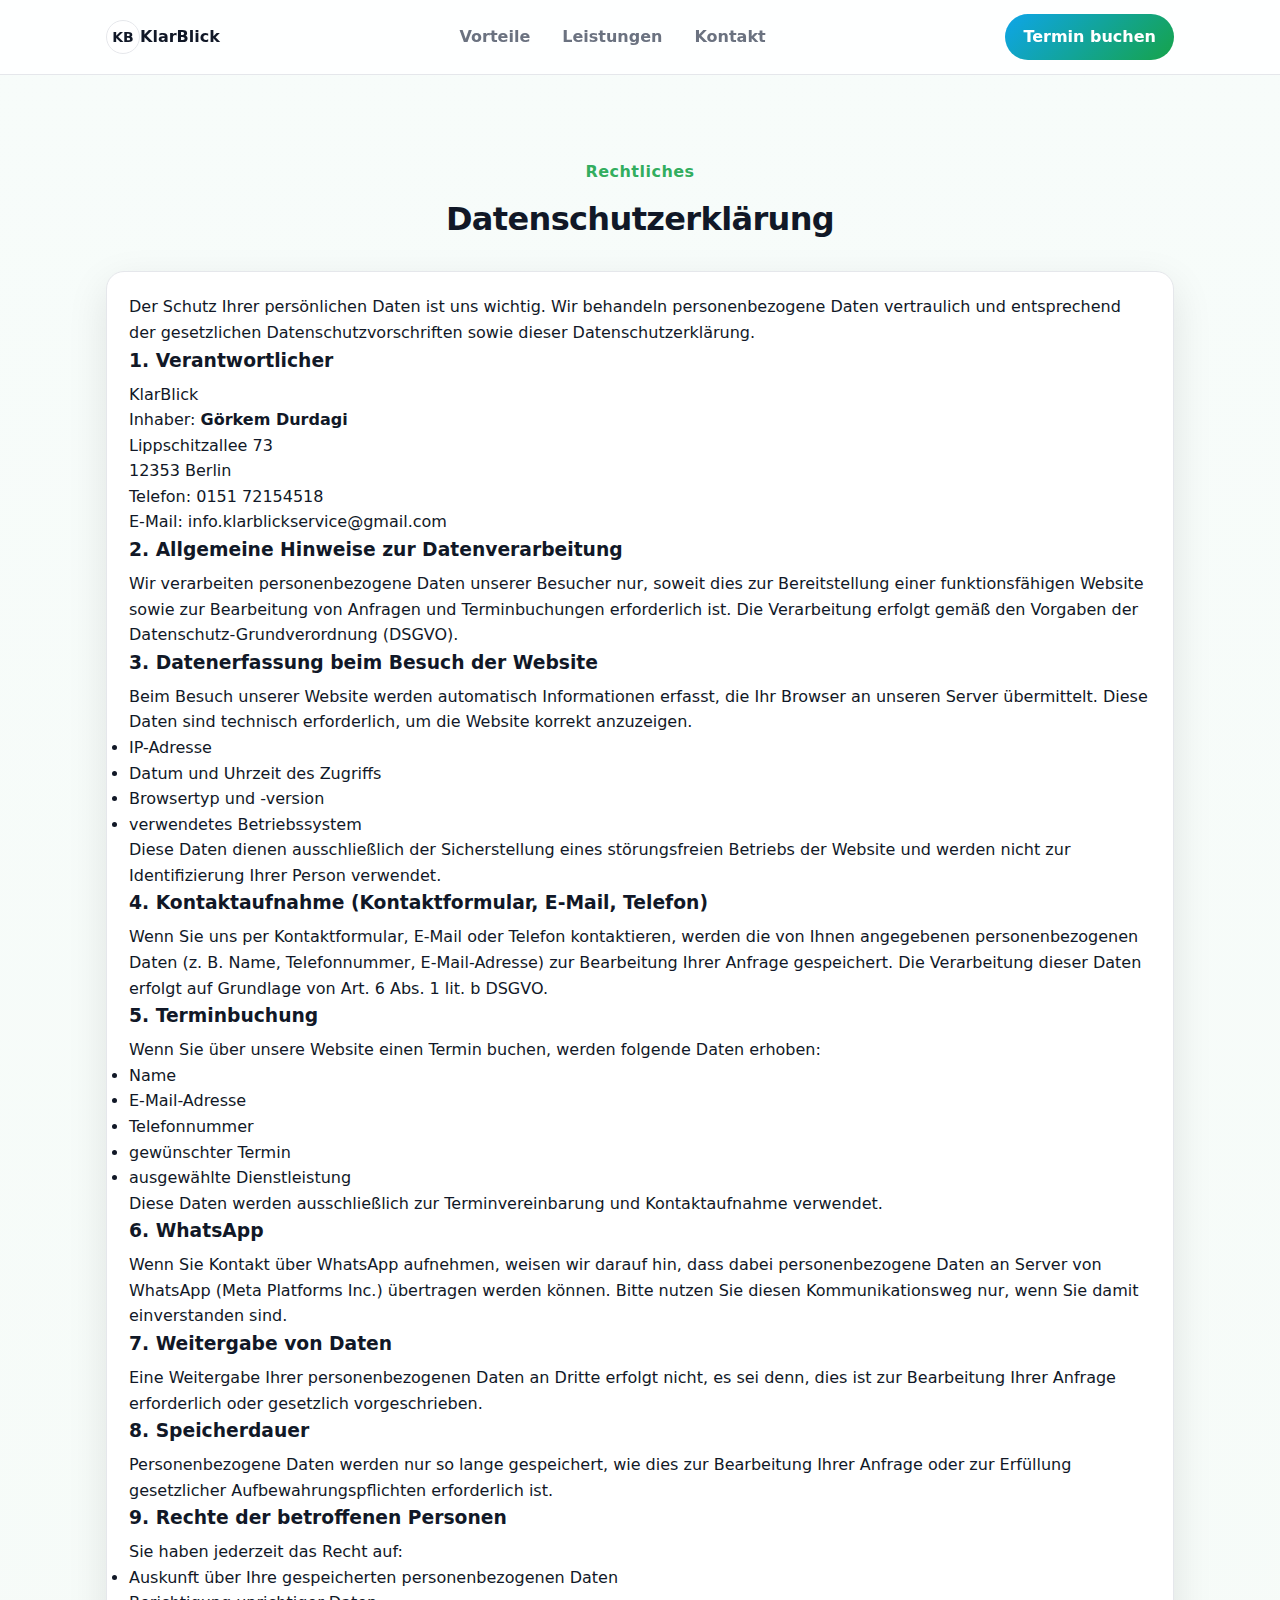
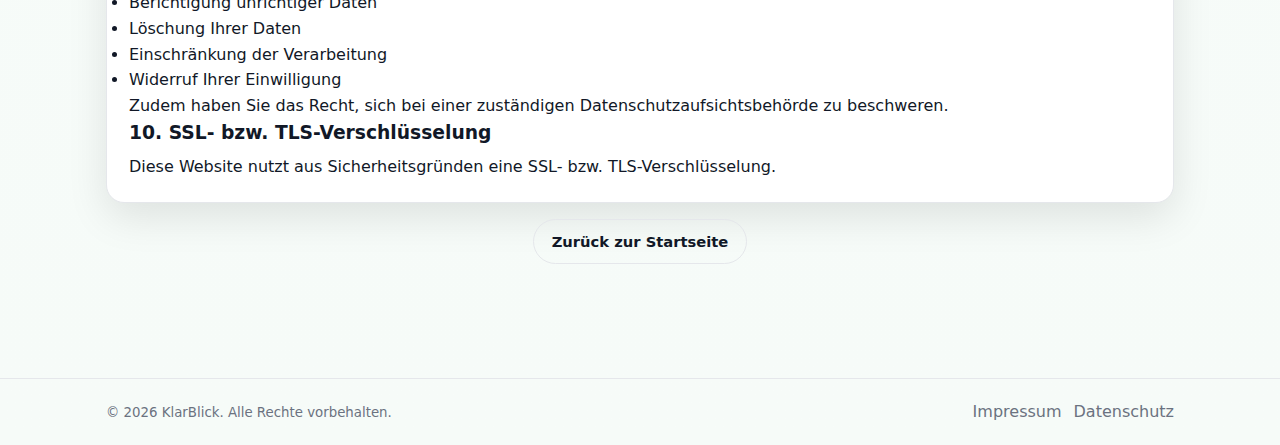
<file: datenschutz.html>
<!DOCTYPE html>
<html lang="de">
<head>
  <meta charset="UTF-8" />
  <meta name="viewport" content="width=device-width, initial-scale=1.0" />
  <title>Datenschutz – KlarBlick</title>
  <meta name="description" content="Datenschutzerklärung von KlarBlick." />
  <link rel="stylesheet" href="styles.css" />
</head>

<body>
  <!-- Header -->
  <header class="site-header">
    <nav class="top-nav">
      <div class="nav-container">
        <a class="logo" href="index.html#top" aria-label="KlarBlick Start">
          <span class="logo-mark" aria-hidden="true">KB</span>
          <span class="logo-word">KlarBlick</span>
        </a>

        <ul class="nav-menu">
          <li><a href="index.html#values">Vorteile</a></li>
          <li><a href="index.html#services">Leistungen</a></li>
          <li><a href="index.html#contact">Kontakt</a></li>
        </ul>

        <a class="btn btn-primary" href="index.html#booking">Termin buchen</a>
      </div>
    </nav>
  </header>

  <!-- Content -->
  <main class="section">
    <div class="container">
      <p class="eyebrow">Rechtliches</p>
      <h2>Datenschutzerklärung</h2>

      <div class="card legal-card">
        <p>
          Der Schutz Ihrer persönlichen Daten ist uns wichtig.
          Wir behandeln personenbezogene Daten vertraulich und entsprechend der gesetzlichen Datenschutzvorschriften sowie dieser Datenschutzerklärung.
        </p>

        <h3>1. Verantwortlicher</h3>
        <p>
          KlarBlick<br>
          Inhaber: <strong>Görkem Durdagi</strong><br>
          Lippschitzallee 73<br>
          12353 Berlin<br>
          Telefon: <a href="tel:+4915172154518">0151 72154518</a><br>
          E-Mail: <a href="mailto:info.klarblickservice@gmail.com">info.klarblickservice@gmail.com</a>
        </p>

        <h3>2. Allgemeine Hinweise zur Datenverarbeitung</h3>
        <p>
          Wir verarbeiten personenbezogene Daten unserer Besucher nur, soweit dies zur Bereitstellung einer funktionsfähigen Website sowie zur Bearbeitung von Anfragen und Terminbuchungen erforderlich ist.
          Die Verarbeitung erfolgt gemäß den Vorgaben der Datenschutz-Grundverordnung (DSGVO).
        </p>

        <h3>3. Datenerfassung beim Besuch der Website</h3>
        <p>
          Beim Besuch unserer Website werden automatisch Informationen erfasst, die Ihr Browser an unseren Server übermittelt. Diese Daten sind technisch erforderlich, um die Website korrekt anzuzeigen.
        </p>
        <ul>
          <li>IP-Adresse</li>
          <li>Datum und Uhrzeit des Zugriffs</li>
          <li>Browsertyp und -version</li>
          <li>verwendetes Betriebssystem</li>
        </ul>
        <p>
          Diese Daten dienen ausschließlich der Sicherstellung eines störungsfreien Betriebs der Website und werden nicht zur Identifizierung Ihrer Person verwendet.
        </p>

        <h3>4. Kontaktaufnahme (Kontaktformular, E-Mail, Telefon)</h3>
        <p>
          Wenn Sie uns per Kontaktformular, E-Mail oder Telefon kontaktieren, werden die von Ihnen angegebenen personenbezogenen Daten (z. B. Name, Telefonnummer, E-Mail-Adresse) zur Bearbeitung Ihrer Anfrage gespeichert.
          Die Verarbeitung dieser Daten erfolgt auf Grundlage von Art. 6 Abs. 1 lit. b DSGVO.
        </p>

        <h3>5. Terminbuchung</h3>
        <p>
          Wenn Sie über unsere Website einen Termin buchen, werden folgende Daten erhoben:
        </p>
        <ul>
          <li>Name</li>
          <li>E-Mail-Adresse</li>
          <li>Telefonnummer</li>
          <li>gewünschter Termin</li>
          <li>ausgewählte Dienstleistung</li>
        </ul>
        <p>
          Diese Daten werden ausschließlich zur Terminvereinbarung und Kontaktaufnahme verwendet.
        </p>

        <h3>6. WhatsApp</h3>
        <p>
          Wenn Sie Kontakt über WhatsApp aufnehmen, weisen wir darauf hin, dass dabei personenbezogene Daten an Server von WhatsApp (Meta Platforms Inc.) übertragen werden können.
          Bitte nutzen Sie diesen Kommunikationsweg nur, wenn Sie damit einverstanden sind.
        </p>

        <h3>7. Weitergabe von Daten</h3>
        <p>
          Eine Weitergabe Ihrer personenbezogenen Daten an Dritte erfolgt nicht, es sei denn, dies ist zur Bearbeitung Ihrer Anfrage erforderlich oder gesetzlich vorgeschrieben.
        </p>

        <h3>8. Speicherdauer</h3>
        <p>
          Personenbezogene Daten werden nur so lange gespeichert, wie dies zur Bearbeitung Ihrer Anfrage oder zur Erfüllung gesetzlicher Aufbewahrungspflichten erforderlich ist.
        </p>

        <h3>9. Rechte der betroffenen Personen</h3>
        <p>Sie haben jederzeit das Recht auf:</p>
        <ul>
          <li>Auskunft über Ihre gespeicherten personenbezogenen Daten</li>
          <li>Berichtigung unrichtiger Daten</li>
          <li>Löschung Ihrer Daten</li>
          <li>Einschränkung der Verarbeitung</li>
          <li>Widerruf Ihrer Einwilligung</li>
        </ul>
        <p>
          Zudem haben Sie das Recht, sich bei einer zuständigen Datenschutzaufsichtsbehörde zu beschweren.
        </p>

        <h3>10. SSL- bzw. TLS-Verschlüsselung</h3>
        <p>
          Diese Website nutzt aus Sicherheitsgründen eine SSL- bzw. TLS-Verschlüsselung.
        </p>
      </div>

      <p class="center muted small" style="margin-top:16px;">
        <a class="btn btn-ghost" href="index.html#top">Zurück zur Startseite</a>
      </p>
    </div>
  </main>

  <footer class="site-footer">
    <div class="container footer-inner">
      <small>© <span id="year"></span> KlarBlick. Alle Rechte vorbehalten.</small>
      <nav class="footer-nav" aria-label="Rechtliches">
        <a href="impressum.html">Impressum</a>
        <a href="datenschutz.html">Datenschutz</a>
      </nav>
    </div>
  </footer>

  <script>
    document.getElementById("year").textContent = new Date().getFullYear();
  </script>
</body>
</html>
</file>
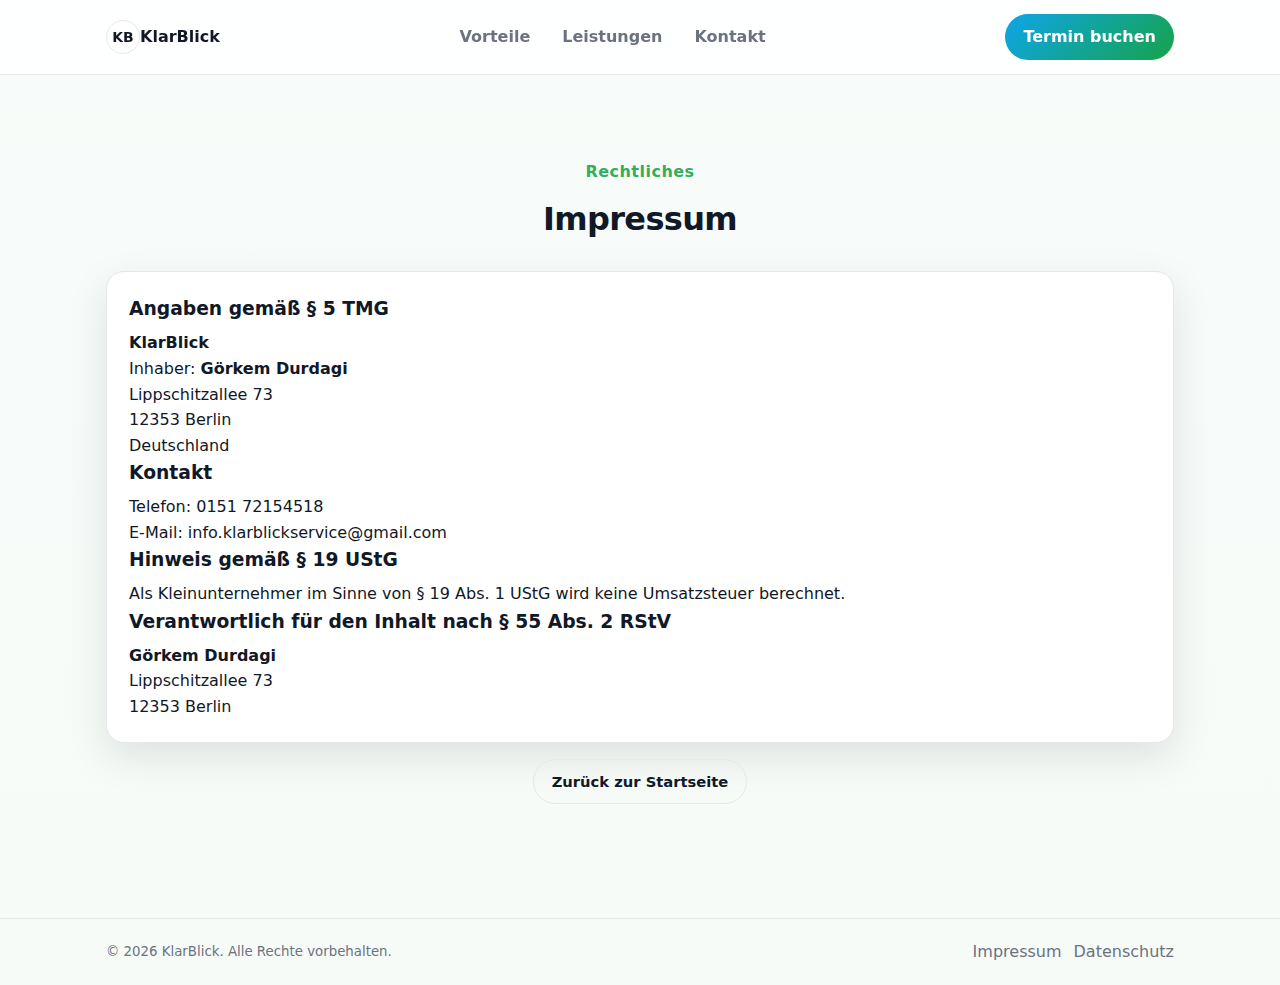
<file: impressum.html>
<!DOCTYPE html>
<html lang="de">
<head>
  <meta charset="UTF-8" />
  <meta name="viewport" content="width=device-width, initial-scale=1.0" />
  <title>Impressum – KlarBlick</title>
  <meta name="description" content="Impressum von KlarBlick." />
  <link rel="stylesheet" href="styles.css" />
</head>

<body>
  <!-- Header -->
  <header class="site-header">
    <nav class="top-nav">
      <div class="nav-container">
        <a class="logo" href="index.html#top" aria-label="KlarBlick Start">
          <span class="logo-mark" aria-hidden="true">KB</span>
          <span class="logo-word">KlarBlick</span>
        </a>

        <ul class="nav-menu">
          <li><a href="index.html#values">Vorteile</a></li>
          <li><a href="index.html#services">Leistungen</a></li>
          <li><a href="index.html#contact">Kontakt</a></li>
        </ul>

        <a class="btn btn-primary" href="index.html#booking">Termin buchen</a>
      </div>
    </nav>
  </header>

  <!-- Content -->
  <main class="section">
    <div class="container">
      <p class="eyebrow">Rechtliches</p>
      <h2>Impressum</h2>

      <div class="card legal-card">
        <h3>Angaben gemäß § 5 TMG</h3>
        <p>
          <strong>KlarBlick</strong><br>
          Inhaber: <strong>Görkem Durdagi</strong><br>
          Lippschitzallee 73<br>
          12353 Berlin<br>
          Deutschland
        </p>

        <h3>Kontakt</h3>
        <p>
          Telefon: <a href="tel:+4915172154518">0151 72154518</a><br>
          E-Mail: <a href="mailto:info.klarblickservice@gmail.com">info.klarblickservice@gmail.com</a>
        </p>

        <h3>Hinweis gemäß § 19 UStG</h3>
        <p>
          Als Kleinunternehmer im Sinne von § 19 Abs. 1 UStG wird keine Umsatzsteuer berechnet.
        </p>

        <h3>Verantwortlich für den Inhalt nach § 55 Abs. 2 RStV</h3>
        <p>
          <strong>Görkem Durdagi</strong><br>
          Lippschitzallee 73<br>
          12353 Berlin
        </p>
      </div>

      <p class="center muted small" style="margin-top:16px;">
        <a class="btn btn-ghost" href="index.html#top">Zurück zur Startseite</a>
      </p>
    </div>
  </main>

  <footer class="site-footer">
    <div class="container footer-inner">
      <small>© <span id="year"></span> KlarBlick. Alle Rechte vorbehalten.</small>
      <nav class="footer-nav" aria-label="Rechtliches">
        <a href="impressum.html">Impressum</a>
        <a href="datenschutz.html">Datenschutz</a>
      </nav>
    </div>
  </footer>

  <script>
    document.getElementById("year").textContent = new Date().getFullYear();
  </script>
</body>
</html>
</file>
<file: styles.css>
/* ================= RESET ================= */
*{
  margin:0;
  padding:0;
  box-sizing:border-box;
}

/* ================= THEME ================= */
:root{
  --bg:#f6fbf8;
  --white:#ffffff;
  --text:#111827;
  --muted:#6b7280;
  --line:#e5e7eb;
  --brand:#16a34a;
  --brand2:#0ea5e9;
  --radius:18px;
  --shadow:0 14px 40px rgba(0,0,0,.10);
  --max:1100px;
}

html{ scroll-behavior:smooth; }

body{
  font-family:system-ui,-apple-system,Segoe UI,Roboto,Arial;
  background:linear-gradient(180deg, #f7fcfa 0%, var(--bg) 100%);
  color:var(--text);
  line-height:1.6;
}

a{ color:inherit; text-decoration:none; }
a:hover{ text-decoration:none; }

.container{
  max-width:var(--max);
  margin:auto;
  padding:0 16px;
}

.section{ padding:84px 0; }
.section-alt{ background:rgba(255,255,255,.65); }

h2{
  text-align:center;
  margin-bottom:26px;
  font-size:32px;
  letter-spacing:-.02em;
}

.center{ text-align:center; }
.muted{ color:var(--muted); }
.small{ font-size:.92rem; }

.eyebrow{
  text-align:center;
  font-weight:800;
  color:rgba(22,163,74,.9);
  letter-spacing:.03em;
  margin-bottom:10px;
}

/* ================= NAV ================= */
.site-header{
  position:sticky;
  top:0;
  z-index:1000;
  background:rgba(255,255,255,.86);
  backdrop-filter:blur(12px);
  border-bottom:1px solid var(--line);
}

.nav-container{
  max-width:var(--max);
  margin:auto;
  padding:14px 16px;
  display:flex;
  justify-content:space-between;
  align-items:center;
  gap:14px;
  flex-wrap:wrap; /* ✅ korrekt hier */
}

.logo{
  display:flex;
  align-items:center;
}

.logo img{
  height:75px;      /* Desktop */
  width:auto;
  max-width:220px;
  display:block;
}

/* optional: wenn du KB-Mark/Word im HTML nutzt */
.logo-mark{
  width:34px;
  height:34px;
  border:1px solid var(--line);
  border-radius:999px;
  display:grid;
  place-items:center;
  font-weight:900;
  font-size:14px;
  background:rgba(255,255,255,.9);
}
.logo-word{ font-weight:900; }

.nav-menu{
  display:flex;
  gap:8px;
  list-style:none;
  flex-wrap:wrap;
  justify-content:center;
}

.nav-menu a{
  padding:8px 12px;
  border-radius:12px;
  color:var(--muted);
  font-weight:650;
  transition:.2s ease;
}
.nav-menu a:hover{
  background:#e8f5f0;
  color:var(--text);
}

/* ================= BUTTONS ================= */
.btn{
  padding:10px 18px;
  border-radius:999px;
  border:none;
  font-weight:700;
  cursor:pointer;
  display:inline-flex;
  align-items:center;
  justify-content:center;
  gap:8px;
}

.btn-primary{
  background:linear-gradient(135deg,var(--brand2),var(--brand));
  color:white;
}
.btn-primary:hover{ opacity:.92; }

.btn-ghost{
  background:transparent;
  border:1px solid var(--line);
  color:var(--text);
}
.btn-ghost:hover{ background:#ffffff; }

.btn:focus-visible,
.nav-menu a:focus-visible,
input:focus-visible,
select:focus-visible,
textarea:focus-visible,
.service-head:focus-visible{
  outline:3px solid rgba(14,165,233,.35);
  outline-offset:3px;
}

/* ================= HERO ================= */
.hero-background{ position:relative; }

.hero-background img{
  width:100%;
  height:72vh;
  min-height:520px;
  object-fit:cover;
  display:block;
  filter:saturate(1.02) contrast(1.02);
}

.hero-overlay{
  position:absolute;
  inset:0;
  display:flex;
  align-items:center;
  justify-content:center;
  background:linear-gradient(
    180deg,
    rgba(255,255,255,.72) 0%,
    rgba(255,255,255,.62) 45%,
    rgba(255,255,255,.50) 100%
  );
  padding:18px;
}

.hero-card{
  text-align:center;
  background:rgba(255,255,255,.90);
  border:1px solid rgba(229,231,235,.9);
  border-radius:24px;
  padding:26px 26px 22px;
  box-shadow:0 18px 60px rgba(0,0,0,.14);
  max-width:620px;
  width:min(92vw, 620px);
  display:flex;
  flex-direction:column;
  gap:10px;
}

.hero-badge{
  display:inline-block;
  font-weight:900;
  font-size:.85rem;
  padding:6px 12px;
  border-radius:999px;
  background:rgba(22,163,74,.12);
  border:1px solid rgba(22,163,74,.22);
  margin-bottom:10px;
}

.hero-card h1{
  font-size:44px;
  letter-spacing:-.03em;
  line-height:1.05;
  margin-bottom:8px;
}

.hero-text{
  font-weight:650;
  color:rgba(17,24,39,.85);
  margin-bottom:14px;
}

.hero-actions{
  display:flex;
  gap:10px;
  flex-wrap:wrap;
  justify-content:center;
  margin-top:10px;
}

.hero-trust{
  display:flex;
  justify-content:center;
  gap:14px;
  flex-wrap:wrap;
  margin-top:14px;
  color:var(--muted);
  font-weight:650;
  font-size:.92rem;
}

/* ================= CARDS ================= */
.card{
  background:var(--white);
  border:1px solid var(--line);
  border-radius:var(--radius);
  padding:22px;
  box-shadow:var(--shadow);
  transition:transform .18s ease, box-shadow .18s ease;
}

.card:hover{
  transform:translateY(-2px);
  box-shadow:0 18px 60px rgba(0,0,0,.12);
}

.card h3{ margin-bottom:6px; }

/* ================= VALUES (VORTEILE) ================= */
/* ✅ Mobile-first: Handy = untereinander */
.feature-grid{
  display:grid;
  grid-template-columns:1fr; /* ✅ Handy: 1 Spalte */
  gap:16px;
  margin-top:18px;
  align-items:stretch;
}

.feature{ height:100%; }

.feature .icon{
  font-size:28px;
  margin-bottom:8px;
}

/* Tablet: 2 Spalten */
@media (min-width: 561px){
  .feature-grid{
    grid-template-columns:repeat(2, 1fr);
  }
}

/* Desktop: 3 Spalten */
@media (min-width: 981px){
  .feature-grid{
    grid-template-columns:repeat(3, 1fr);
  }
}

/* ================= SERVICES GRID ================= */
/* Mobile-first */
.services-grid{
  display:grid;
  grid-template-columns:1fr;
  gap:18px;
  margin-top:18px;
}

/* Tablet */
@media (min-width: 561px){
  .services-grid{
    grid-template-columns:repeat(2, 1fr);
  }
}

/* Desktop */
@media (min-width: 981px){
  .services-grid{
    grid-template-columns:repeat(3, 1fr);
  }
}

/* ================= SERVICE ACCORDION CARDS ================= */
.service-card{ padding:0; overflow:hidden; }

.service-head{
  width:100%;
  display:flex;
  justify-content:space-between;
  align-items:center;
  gap:12px;
  padding:22px;
  background:transparent;
  border:0;
  cursor:pointer;
  text-align:left;
}

.service-head h3{ margin-bottom:6px; }

.chev{
  font-size:18px;
  color:var(--muted);
  transition:transform .2s ease;
  line-height:1;
}

.service-card.is-open .chev{ transform:rotate(180deg); }

.service-body{
  padding:0 22px 22px;
  display:flex;
  flex-direction:column;
  gap:14px;
  border-top:1px solid var(--line);
}

/* ================= MEDIA GRID (BILDER) ================= */
.media-grid{ display:grid; gap:14px; }

/* Mobile-first: untereinander */
.media-grid.two{ grid-template-columns:1fr; }

/* Tablet+ : 2-spaltig */
@media (min-width: 561px){
  .media-grid.two{ grid-template-columns:repeat(2, 1fr); }
}

.shot{
  margin:0;
  border:1px solid var(--line);
  border-radius:14px;
  overflow:hidden;
  background:#fff;
}

.shot img{
  width:100%;
  height:200px;
  object-fit:cover;
  display:block;
}

.shot figcaption{
  padding:10px 12px;
  font-weight:800;
  color:var(--muted);
  border-top:1px solid var(--line);
  font-size:.9rem;
}

/* ================= PRICE LIST ================= */
.price-list{
  list-style:none;
  border:1px solid var(--line);
  border-radius:14px;
  overflow:hidden;
}

.price-list li{
  display:flex;
  justify-content:space-between;
  gap:10px;
  padding:10px 12px;
  border-bottom:1px solid var(--line);
  background:#fff;
}
.price-list li:last-child{ border-bottom:none; }

.price-list b{ white-space:nowrap; }

.price-list .highlight{
  background:rgba(14,165,233,.08);
}

/* ================= FORMS / CONTACT ================= */
.form{
  max-width:520px;
  margin:auto;
  display:flex;
  flex-direction:column;
  gap:12px;
}

input,select,textarea{
  padding:12px;
  border-radius:12px;
  border:1px solid var(--line);
  background:#fff;
}

input:focus,textarea:focus,select:focus{
  outline:none;
  border-color:var(--brand);
}

textarea{ resize:vertical; }

.contact-wrapper{
  display:grid;
  grid-template-columns:1fr;
  gap:16px;
  margin-top:18px;
}

/* Tablet+ zweispaltig */
@media (min-width: 981px){
  .contact-wrapper{
    grid-template-columns:1fr 1fr;
  }
}

.contact-info-grid{
  display:flex;
  flex-direction:column;
  gap:12px;
}

.info-card h3{ margin-bottom:6px; }

/* ================= FOOTER ================= */
.site-footer{
  border-top:1px solid var(--line);
  padding:20px 0;
  color:var(--muted);
  margin-top:30px;
}

.footer-inner{
  display:flex;
  justify-content:space-between;
  gap:12px;
  align-items:center;
  flex-wrap:wrap;
}

.footer-nav{
  display:flex;
  gap:12px;
}

/* ===== Footer Social Icons ===== */
.footer-socials{
  display:flex;
  gap:14px;
  align-items:center;
}

.footer-socials a{
  width:36px;
  height:36px;
  border-radius:999px;
  border:1px solid var(--line);
  display:grid;
  place-items:center;
  background:rgba(255,255,255,.9);
  transition:.2s ease;
}

.footer-socials a:hover{
  background:#e8f5f0;
  transform:translateY(-1px);
}

.footer-socials svg{
  width:18px;
  height:18px;
  fill:var(--text);
}

/* ================= TOAST ================= */
.toast{
  position:fixed;
  bottom:20px;
  left:50%;
  transform:translateX(-50%);
  background:white;
  padding:12px 18px;
  border-radius:12px;
  box-shadow:var(--shadow);
  opacity:0;
  transition:.3s;
}
.toast.show{ opacity:1; }
.toast.error{ border:1px solid rgba(239,68,68,.35); }

/* ================= MOBILE TUNING ================= */
@media (max-width: 560px){
  .hero-background img{
    height:64vh;
    min-height:420px;
  }

  .hero-card{
    padding:20px;
    border-radius:20px;
  }

  .logo img{
    height:40px;
    max-width:170px;
  }

  .nav-container{
    padding:10px 12px;
    gap:10px;
  }

  .nav-menu{
    width:100%;
    justify-content:center;
  }
}

/* ================= LEGACY (optional) ================= */
.flip-card, .flip-inner, .flip-front, .flip-back, .service-back-content, .close-btn{ }
</file>
